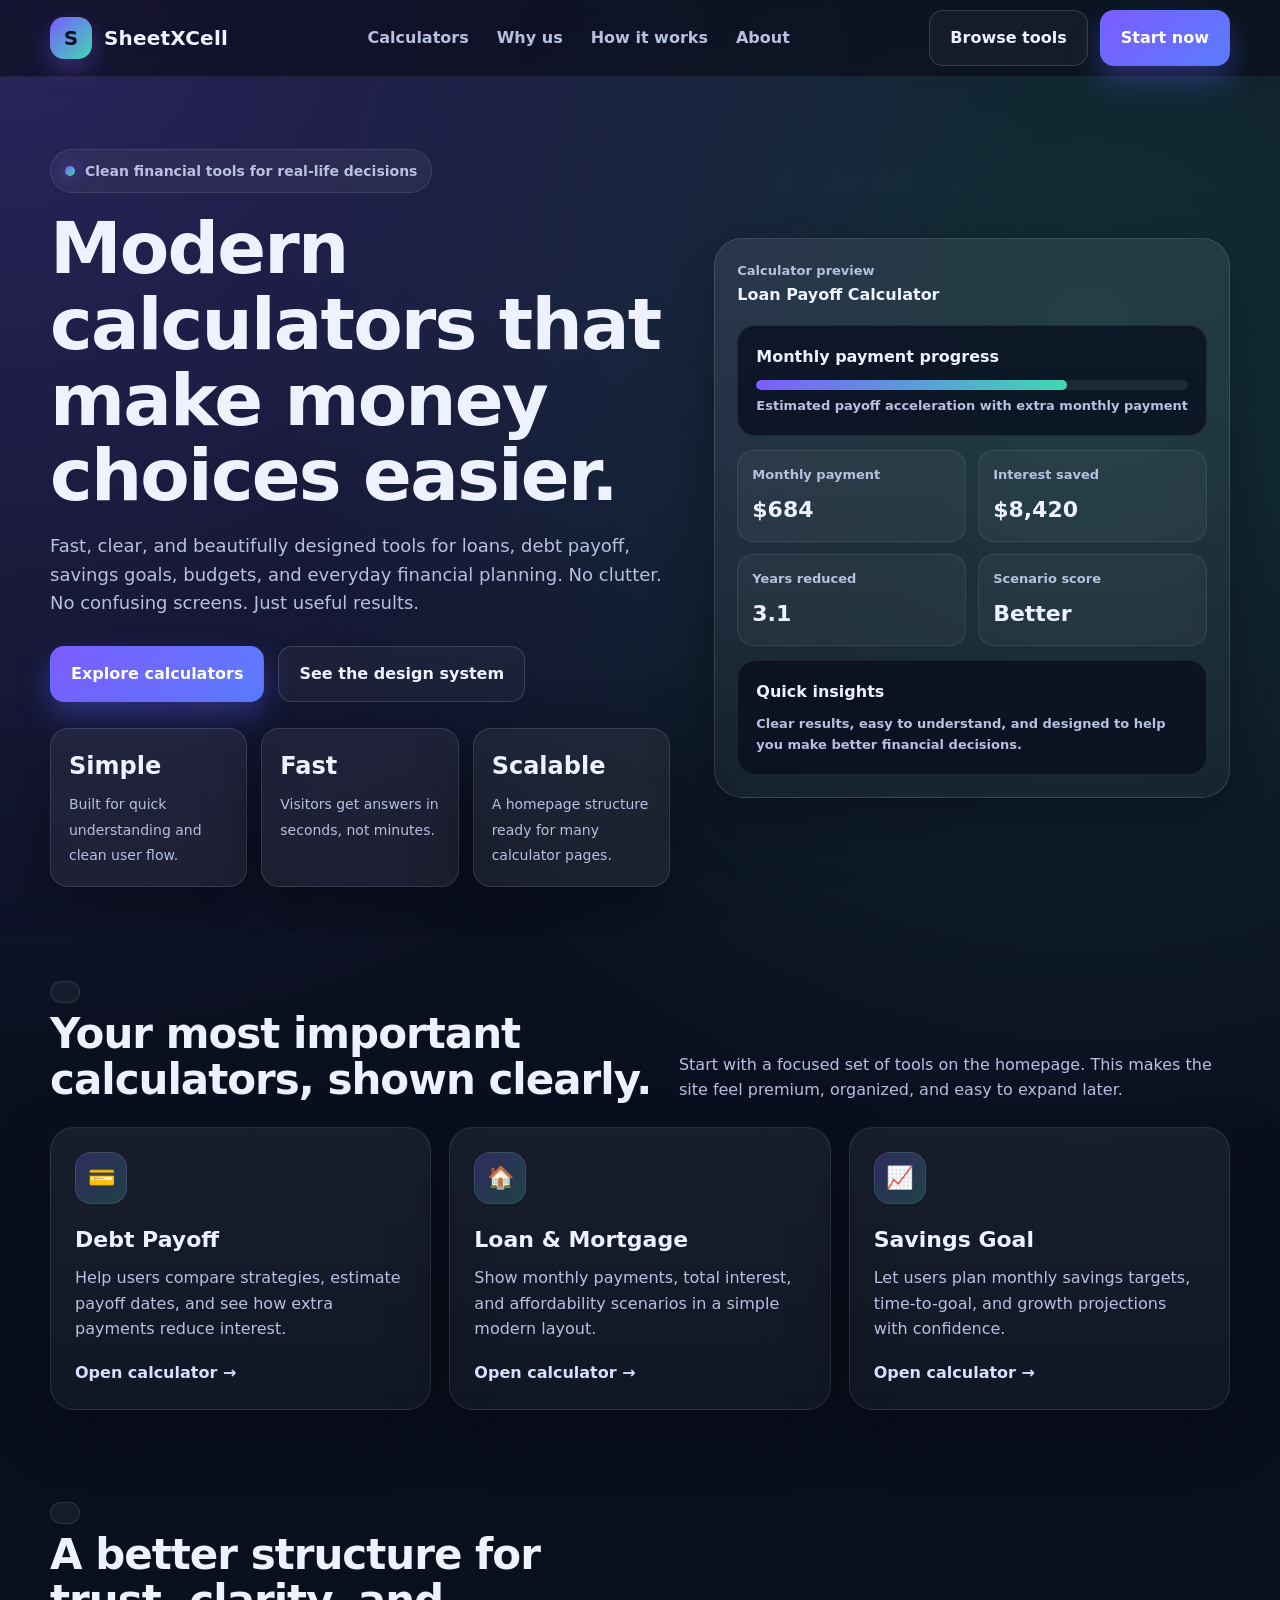
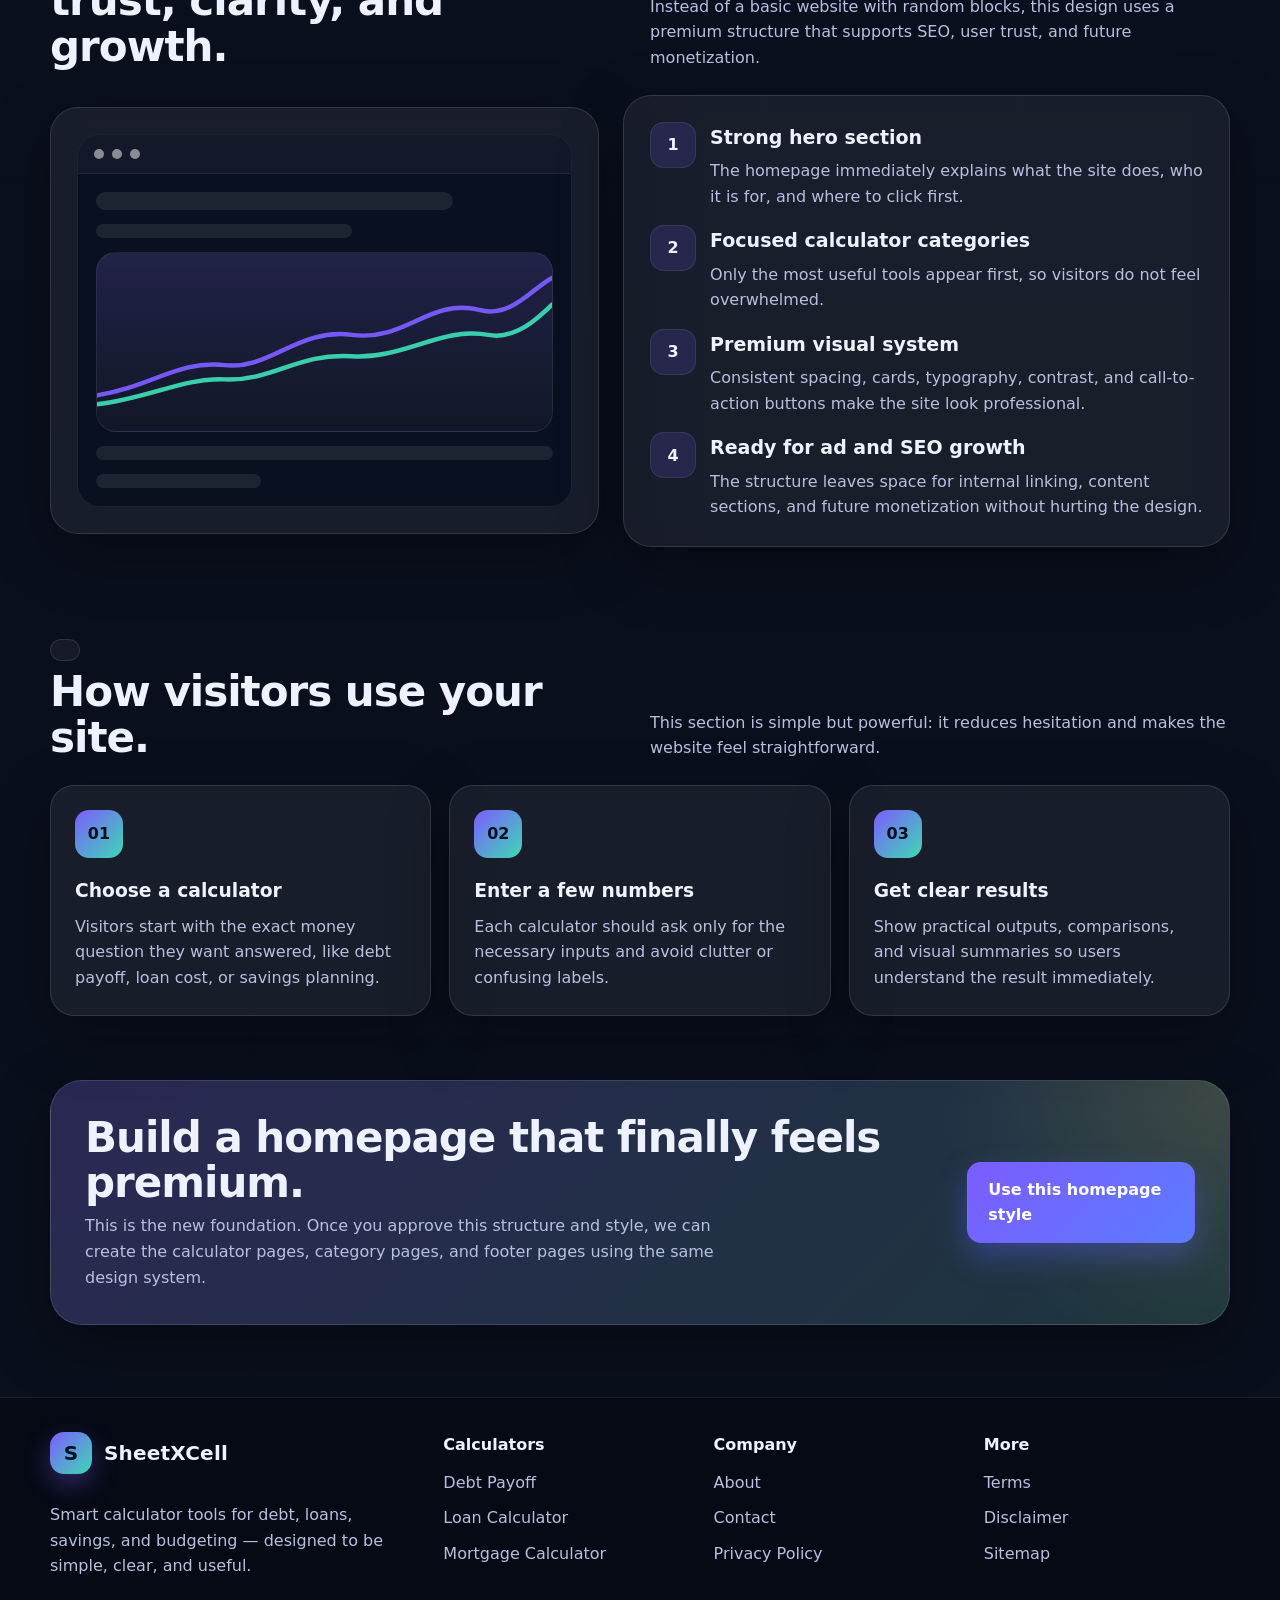
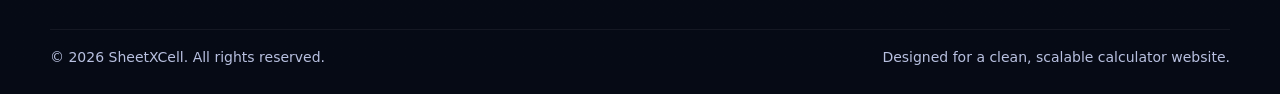
<file: index.html>
<!DOCTYPE html>
<html lang="en">
<head>
  <meta charset="UTF-8" />
  <meta name="viewport" content="width=device-width, initial-scale=1.0" />
  <title>SheetXCell — Smart Financial Calculators</title>
  <meta name="description" content="Simple, fast, and modern financial calculators to help you make smarter money decisions." />
  <style>
    :root {
      --bg: #0b1020;
      --bg-soft: #121933;
      --card: rgba(255,255,255,0.06);
      --card-border: rgba(255,255,255,0.12);
      --text: #eef2ff;
      --muted: #b8c0e0;
      --primary: #7c5cff;
      --primary-2: #3dd9b3;
      --accent: #ffd166;
      --shadow: 0 20px 60px rgba(0,0,0,.35);
      --radius-xl: 28px;
      --radius-lg: 20px;
      --radius-md: 14px;
      --max: 1180px;
    }

    * { box-sizing: border-box; }
    html { scroll-behavior: smooth; }
    body {
      margin: 0;
      font-family: Inter, ui-sans-serif, system-ui, -apple-system, BlinkMacSystemFont, "Segoe UI", sans-serif;
      color: var(--text);
      background:
        radial-gradient(circle at top left, rgba(124,92,255,.28), transparent 30%),
        radial-gradient(circle at 85% 10%, rgba(61,217,179,.16), transparent 26%),
        linear-gradient(180deg, #0b1020 0%, #0a0f1d 100%);
      line-height: 1.6;
    }

    a { color: inherit; text-decoration: none; }
    img { max-width: 100%; display: block; }

    .container {
      width: min(var(--max), calc(100% - 32px));
      margin: 0 auto;
    }

    .badge {
      display: inline-flex;
      align-items: center;
      gap: 10px;
      padding: 10px 14px;
      border: 1px solid rgba(255,255,255,.1);
      border-radius: 999px;
      background: rgba(255,255,255,.05);
      backdrop-filter: blur(10px);
      color: var(--muted);
      font-size: 14px;
      font-weight: 600;
    }

    .dot {
      width: 10px;
      height: 10px;
      border-radius: 999px;
      background: linear-gradient(135deg, var(--primary), var(--primary-2));
      box-shadow: 0 0 16px rgba(124,92,255,.8);
    }

    .btn {
      display: inline-flex;
      align-items: center;
      justify-content: center;
      gap: 10px;
      padding: 14px 20px;
      border-radius: 14px;
      font-weight: 700;
      transition: .25s ease;
      border: 1px solid transparent;
      cursor: pointer;
    }

    .btn-primary {
      background: linear-gradient(135deg, var(--primary), #5b7cff);
      color: white;
      box-shadow: 0 14px 30px rgba(92, 100, 255, .35);
    }

    .btn-primary:hover { transform: translateY(-2px); }

    .btn-secondary {
      border-color: rgba(255,255,255,.14);
      background: rgba(255,255,255,.04);
      color: var(--text);
    }

    .btn-secondary:hover {
      background: rgba(255,255,255,.08);
      transform: translateY(-2px);
    }

    header {
      position: sticky;
      top: 0;
      z-index: 50;
      backdrop-filter: blur(14px);
      background: rgba(7, 10, 20, .58);
      border-bottom: 1px solid rgba(255,255,255,.06);
    }

    .nav {
      display: flex;
      align-items: center;
      justify-content: space-between;
      min-height: 76px;
      gap: 20px;
    }

    .brand {
      display: flex;
      align-items: center;
      gap: 12px;
      font-weight: 800;
      letter-spacing: .2px;
      font-size: 20px;
    }

    .brand-mark {
      width: 42px;
      height: 42px;
      border-radius: 14px;
      display: grid;
      place-items: center;
      background: linear-gradient(135deg, var(--primary), var(--primary-2));
      color: #08111f;
      font-weight: 900;
      box-shadow: 0 10px 25px rgba(124,92,255,.35);
    }

    .nav-links {
      display: flex;
      gap: 28px;
      color: var(--muted);
      font-weight: 600;
    }

    .nav-links a:hover { color: var(--text); }

    .nav-actions {
      display: flex;
      align-items: center;
      gap: 12px;
    }

    .hero {
      padding: 72px 0 48px;
      overflow: hidden;
    }

    .hero-grid {
      display: grid;
      grid-template-columns: 1.1fr .9fr;
      gap: 34px;
      align-items: center;
    }

    .hero-copy h1 {
      margin: 18px 0 18px;
      font-size: clamp(40px, 7vw, 72px);
      line-height: 1.05;
      letter-spacing: -1.8px;
    }

    .hero-copy p {
      margin: 0 0 28px;
      max-width: 620px;
      color: var(--muted);
      font-size: 18px;
    }

    .hero-actions {
      display: flex;
      flex-wrap: wrap;
      gap: 14px;
      margin-bottom: 26px;
    }

    .hero-stats {
      display: grid;
      grid-template-columns: repeat(3, minmax(0, 1fr));
      gap: 14px;
      max-width: 620px;
    }

    .stat {
      background: var(--card);
      border: 1px solid var(--card-border);
      border-radius: 18px;
      padding: 18px;
      backdrop-filter: blur(12px);
      box-shadow: var(--shadow);
    }

    .stat strong {
      display: block;
      font-size: 24px;
      margin-bottom: 6px;
    }

    .stat span {
      color: var(--muted);
      font-size: 14px;
    }

    .hero-panel {
      position: relative;
    }

    .dashboard-card {
      background: linear-gradient(180deg, rgba(255,255,255,.08), rgba(255,255,255,.04));
      border: 1px solid rgba(255,255,255,.12);
      border-radius: var(--radius-xl);
      padding: 22px;
      box-shadow: var(--shadow);
      backdrop-filter: blur(18px);
    }

    .dashboard-top {
      display: flex;
      justify-content: space-between;
      align-items: center;
      margin-bottom: 18px;
    }

    .tiny {
      color: var(--muted);
      font-size: 13px;
      font-weight: 600;
    }

    .calc-preview {
      display: grid;
      gap: 14px;
    }

    .mini-card {
      border-radius: 18px;
      padding: 18px;
      background: rgba(8, 15, 31, .78);
      border: 1px solid rgba(255,255,255,.08);
    }

    .mini-card h3 {
      margin: 0 0 10px;
      font-size: 16px;
    }

    .bar {
      height: 10px;
      border-radius: 999px;
      background: rgba(255,255,255,.08);
      overflow: hidden;
      margin: 10px 0 6px;
    }

    .bar > span {
      display: block;
      height: 100%;
      border-radius: inherit;
      background: linear-gradient(90deg, var(--primary), var(--primary-2));
    }

    .mini-grid {
      display: grid;
      grid-template-columns: repeat(2, minmax(0,1fr));
      gap: 12px;
    }

    .mini-kpi {
      padding: 14px;
      border-radius: 16px;
      background: rgba(255,255,255,.04);
      border: 1px solid rgba(255,255,255,.08);
    }

    .mini-kpi strong {
      display: block;
      font-size: 22px;
      margin-top: 6px;
    }

    section {
      padding: 46px 0;
    }

    .section-head {
      display: flex;
      align-items: end;
      justify-content: space-between;
      gap: 20px;
      margin-bottom: 24px;
    }

    .section-head h2 {
      margin: 0;
      font-size: clamp(28px, 4vw, 42px);
      line-height: 1.1;
      letter-spacing: -1px;
    }

    .section-head p {
      margin: 0;
      max-width: 580px;
      color: var(--muted);
    }

    .tool-grid {
      display: grid;
      grid-template-columns: repeat(3, minmax(0,1fr));
      gap: 18px;
    }

    .tool-card {
      padding: 24px;
      border-radius: 24px;
      background: linear-gradient(180deg, rgba(255,255,255,.06), rgba(255,255,255,.03));
      border: 1px solid rgba(255,255,255,.1);
      box-shadow: var(--shadow);
      transition: .25s ease;
    }

    .tool-card:hover {
      transform: translateY(-4px);
      border-color: rgba(124,92,255,.45);
    }

    .icon {
      width: 52px;
      height: 52px;
      border-radius: 16px;
      display: grid;
      place-items: center;
      font-size: 22px;
      margin-bottom: 18px;
      background: linear-gradient(135deg, rgba(124,92,255,.25), rgba(61,217,179,.2));
      border: 1px solid rgba(255,255,255,.1);
    }

    .tool-card h3 {
      margin: 0 0 8px;
      font-size: 22px;
    }

    .tool-card p {
      margin: 0 0 18px;
      color: var(--muted);
    }

    .tool-link {
      color: #d8dfff;
      font-weight: 700;
    }

    .feature-wrap {
      display: grid;
      grid-template-columns: .95fr 1.05fr;
      gap: 24px;
      align-items: center;
    }

    .feature-panel, .feature-list {
      background: var(--card);
      border: 1px solid var(--card-border);
      border-radius: var(--radius-xl);
      padding: 26px;
      box-shadow: var(--shadow);
      backdrop-filter: blur(14px);
    }

    .mock-window {
      border-radius: 22px;
      overflow: hidden;
      background: #09101f;
      border: 1px solid rgba(255,255,255,.08);
    }

    .window-top {
      display: flex;
      align-items: center;
      gap: 8px;
      padding: 14px 16px;
      background: rgba(255,255,255,.04);
      border-bottom: 1px solid rgba(255,255,255,.06);
    }

    .window-top span {
      width: 10px;
      height: 10px;
      border-radius: 999px;
      background: rgba(255,255,255,.5);
    }

    .window-body {
      padding: 18px;
      display: grid;
      gap: 14px;
    }

    .line {
      height: 14px;
      border-radius: 999px;
      background: rgba(255,255,255,.08);
    }

    .line.lg { height: 18px; width: 78%; }
    .line.md { width: 56%; }
    .line.sm { width: 36%; }

    .chart {
      height: 180px;
      border-radius: 20px;
      background:
        linear-gradient(180deg, rgba(124,92,255,.16), transparent),
        rgba(255,255,255,.03);
      border: 1px solid rgba(255,255,255,.07);
      position: relative;
      overflow: hidden;
    }

    .chart svg {
      position: absolute;
      inset: 0;
      width: 100%;
      height: 100%;
    }

    .bullet-list {
      display: grid;
      gap: 16px;
    }

    .bullet {
      display: grid;
      grid-template-columns: 46px 1fr;
      gap: 14px;
      align-items: start;
    }

    .bullet-mark {
      width: 46px;
      height: 46px;
      border-radius: 14px;
      display: grid;
      place-items: center;
      background: rgba(124,92,255,.16);
      border: 1px solid rgba(255,255,255,.08);
      font-weight: 800;
    }

    .bullet h3 {
      margin: 0 0 6px;
      font-size: 19px;
    }

    .bullet p {
      margin: 0;
      color: var(--muted);
    }

    .steps {
      display: grid;
      grid-template-columns: repeat(3, minmax(0,1fr));
      gap: 18px;
    }

    .step {
      position: relative;
      padding: 24px;
      border-radius: 24px;
      background: var(--card);
      border: 1px solid var(--card-border);
      box-shadow: var(--shadow);
    }

    .step-num {
      width: 48px;
      height: 48px;
      display: grid;
      place-items: center;
      border-radius: 14px;
      background: linear-gradient(135deg, var(--primary), var(--primary-2));
      color: #08111f;
      font-weight: 900;
      margin-bottom: 18px;
    }

    .step h3 { margin: 0 0 8px; }
    .step p { margin: 0; color: var(--muted); }

    .cta {
      padding: 18px 0 72px;
    }

    .cta-card {
      border-radius: 32px;
      padding: 34px;
      background:
        radial-gradient(circle at top right, rgba(255,209,102,.14), transparent 24%),
        linear-gradient(135deg, rgba(124,92,255,.20), rgba(61,217,179,.14)),
        rgba(255,255,255,.05);
      border: 1px solid rgba(255,255,255,.12);
      display: flex;
      align-items: center;
      justify-content: space-between;
      gap: 24px;
      box-shadow: var(--shadow);
    }

    .cta-card h2 {
      margin: 0 0 8px;
      font-size: clamp(28px, 4vw, 42px);
      line-height: 1.08;
      letter-spacing: -1px;
    }

    .cta-card p {
      margin: 0;
      color: var(--muted);
      max-width: 640px;
    }

    footer {
      border-top: 1px solid rgba(255,255,255,.08);
      background: rgba(5, 8, 18, .65);
    }

    .footer-inner {
      display: grid;
      grid-template-columns: 1.2fr .8fr .8fr .8fr;
      gap: 24px;
      padding: 34px 0;
    }

    .footer-brand p,
    .footer-col a,
    .footer-col p {
      color: var(--muted);
    }

    .footer-col h4 {
      margin: 0 0 12px;
      font-size: 16px;
    }

    .footer-links {
      display: grid;
      gap: 10px;
    }

    .subfooter {
      border-top: 1px solid rgba(255,255,255,.06);
      padding: 16px 0 26px;
      color: var(--muted);
      font-size: 14px;
      display: flex;
      justify-content: space-between;
      gap: 18px;
      flex-wrap: wrap;
    }

    @media (max-width: 980px) {
      .hero-grid,
      .feature-wrap,
      .footer-inner {
        grid-template-columns: 1fr;
      }

      .tool-grid,
      .steps,
      .hero-stats {
        grid-template-columns: 1fr;
      }

      .section-head,
      .cta-card,
      .nav {
        display: grid;
      }

      .nav-links {
        gap: 16px;
        flex-wrap: wrap;
      }
    }

    @media (max-width: 720px) {
      .nav-links { display: none; }
      .hero { padding-top: 40px; }
      .cta-card,
      .dashboard-card,
      .feature-panel,
      .feature-list,
      .tool-card,
      .step { padding: 22px; }
      .cta-card { border-radius: 24px; }
      .hero-copy p { font-size: 17px; }
    }
  </style>
</head>
<body>
  <header>
    <div class="container nav">
      <a href="#" class="brand">
        <span class="brand-mark">S</span>
        <span>SheetXCell</span>
      </a>

      <nav class="nav-links" aria-label="Main navigation">
        <a href="#tools">Calculators</a>
        <a href="#features">Why us</a>
        <a href="#how-it-works">How it works</a>
        <a href="#footer">About</a>
      </nav>

      <div class="nav-actions">
        <a class="btn btn-secondary" href="#tools">Browse tools</a>
        <a class="btn btn-primary" href="#cta">Start now</a>
      </div>
    </div>
  </header>

  <main>
    <section class="hero">
      <div class="container hero-grid">
        <div class="hero-copy">
          <div class="badge"><span class="dot"></span> Clean financial tools for real-life decisions</div>
          <h1>Modern calculators that make money choices easier.</h1>
          <p>
            Fast, clear, and beautifully designed tools for loans, debt payoff, savings goals, budgets,
            and everyday financial planning. No clutter. No confusing screens. Just useful results.
          </p>

          <div class="hero-actions">
            <a class="btn btn-primary" href="#tools">Explore calculators</a>
            <a class="btn btn-secondary" href="#features">See the design system</a>
          </div>

          <div class="hero-stats">
            <div class="stat">
              <strong>Simple</strong>
              <span>Built for quick understanding and clean user flow.</span>
            </div>
            <div class="stat">
              <strong>Fast</strong>
              <span>Visitors get answers in seconds, not minutes.</span>
            </div>
            <div class="stat">
              <strong>Scalable</strong>
              <span>A homepage structure ready for many calculator pages.</span>
            </div>
          </div>
        </div>

        <div class="hero-panel">
          <div class="dashboard-card">
            <div class="dashboard-top">
              <div>
                <div class="tiny">Calculator preview</div>
                <strong>Loan Payoff Calculator</strong>
              </div>
              <div class="tiny"></div>
            </div>

            <div class="calc-preview">
              <div class="mini-card">
                <h3>Monthly payment progress</h3>
                <div class="bar"><span style="width: 72%"></span></div>
                <div class="tiny">Estimated payoff acceleration with extra monthly payment</div>
              </div>

              <div class="mini-grid">
                <div class="mini-kpi">
                  <div class="tiny">Monthly payment</div>
                  <strong>$684</strong>
                </div>
                <div class="mini-kpi">
                  <div class="tiny">Interest saved</div>
                  <strong>$8,420</strong>
                </div>
                <div class="mini-kpi">
                  <div class="tiny">Years reduced</div>
                  <strong>3.1</strong>
                </div>
                <div class="mini-kpi">
                  <div class="tiny">Scenario score</div>
                  <strong>Better</strong>
                </div>
              </div>

              <div class="mini-card">
                <h3>Quick insights</h3>
                <div class="tiny">Clear results, easy to understand, and designed to help you make better financial decisions.</div>
              </div>
            </div>
          </div>
        </div>
      </div>
    </section>

    <section id="tools">
      <div class="container">
        <div class="section-head">
          <div>
            <div class="badge"></div>
            <h2>Your most important calculators, shown clearly.</h2>
          </div>
          <p>
            Start with a focused set of tools on the homepage. This makes the site feel premium,
            organized, and easy to expand later.
          </p>
        </div>

        <div class="tool-grid">
          <article class="tool-card">
            <div class="icon">💳</div>
            <h3>Debt Payoff</h3>
            <p>Help users compare strategies, estimate payoff dates, and see how extra payments reduce interest.</p>
            <a class="tool-link" href="#">Open calculator →</a>
          </article>

          <article class="tool-card">
            <div class="icon">🏠</div>
            <h3>Loan & Mortgage</h3>
            <p>Show monthly payments, total interest, and affordability scenarios in a simple modern layout.</p>
            <a class="tool-link" href="#">Open calculator →</a>
          </article>

          <article class="tool-card">
            <div class="icon">📈</div>
            <h3>Savings Goal</h3>
            <p>Let users plan monthly savings targets, time-to-goal, and growth projections with confidence.</p>
            <a class="tool-link" href="#">Open calculator →</a>
          </article>
        </div>
      </div>
    </section>

    <section id="features">
      <div class="container">
        <div class="section-head">
          <div>
            <div class="badge"></div>
            <h2>A better structure for trust, clarity, and growth.</h2>
          </div>
          <p>
            Instead of a basic website with random blocks, this design uses a premium structure that supports SEO,
            user trust, and future monetization.
          </p>
        </div>

        <div class="feature-wrap">
          <div class="feature-panel">
            <div class="mock-window">
              <div class="window-top">
                <span></span><span></span><span></span>
              </div>
              <div class="window-body">
                <div class="line lg"></div>
                <div class="line md"></div>
                <div class="chart">
                  <svg viewBox="0 0 500 200" preserveAspectRatio="none" aria-hidden="true">
                    <path d="M0,160 C60,150 90,120 140,126 C190,132 220,84 280,92 C340,100 365,50 420,64 C455,74 480,38 500,28" fill="none" stroke="rgba(124,92,255,0.95)" stroke-width="5" stroke-linecap="round"/>
                    <path d="M0,170 C55,164 95,140 140,142 C195,144 220,112 280,116 C335,120 380,82 430,92 C460,98 486,72 500,58" fill="none" stroke="rgba(61,217,179,0.95)" stroke-width="5" stroke-linecap="round"/>
                  </svg>
                </div>
                <div class="line"></div>
                <div class="line sm"></div>
              </div>
            </div>
          </div>

          <div class="feature-list">
            <div class="bullet-list">
              <div class="bullet">
                <div class="bullet-mark">1</div>
                <div>
                  <h3>Strong hero section</h3>
                  <p>The homepage immediately explains what the site does, who it is for, and where to click first.</p>
                </div>
              </div>

              <div class="bullet">
                <div class="bullet-mark">2</div>
                <div>
                  <h3>Focused calculator categories</h3>
                  <p>Only the most useful tools appear first, so visitors do not feel overwhelmed.</p>
                </div>
              </div>

              <div class="bullet">
                <div class="bullet-mark">3</div>
                <div>
                  <h3>Premium visual system</h3>
                  <p>Consistent spacing, cards, typography, contrast, and call-to-action buttons make the site look professional.</p>
                </div>
              </div>

              <div class="bullet">
                <div class="bullet-mark">4</div>
                <div>
                  <h3>Ready for ad and SEO growth</h3>
                  <p>The structure leaves space for internal linking, content sections, and future monetization without hurting the design.</p>
                </div>
              </div>
            </div>
          </div>
        </div>
      </div>
    </section>

    <section id="how-it-works">
      <div class="container">
        <div class="section-head">
          <div>
            <div class="badge"></div>
            <h2>How visitors use your site.</h2>
          </div>
          <p>
            This section is simple but powerful: it reduces hesitation and makes the website feel straightforward.
          </p>
        </div>

        <div class="steps">
          <article class="step">
            <div class="step-num">01</div>
            <h3>Choose a calculator</h3>
            <p>Visitors start with the exact money question they want answered, like debt payoff, loan cost, or savings planning.</p>
          </article>

          <article class="step">
            <div class="step-num">02</div>
            <h3>Enter a few numbers</h3>
            <p>Each calculator should ask only for the necessary inputs and avoid clutter or confusing labels.</p>
          </article>

          <article class="step">
            <div class="step-num">03</div>
            <h3>Get clear results</h3>
            <p>Show practical outputs, comparisons, and visual summaries so users understand the result immediately.</p>
          </article>
        </div>
      </div>
    </section>

    <section class="cta" id="cta">
      <div class="container">
        <div class="cta-card">
          <div>
            <h2>Build a homepage that finally feels premium.</h2>
            <p>
              This is the new foundation. Once you approve this structure and style, we can create the calculator pages,
              category pages, and footer pages using the same design system.
            </p>
          </div>
          <a class="btn btn-primary" href="#tools">Use this homepage style</a>
        </div>
      </div>
    </section>
  </main>

  <footer id="footer">
    <div class="container footer-inner">
      <div class="footer-brand">
        <a href="#" class="brand" style="margin-bottom: 12px; display: inline-flex;">
          <span class="brand-mark">S</span>
          <span>SheetXCell</span>
        </a>
        <p>
          Smart calculator tools for debt, loans, savings, and budgeting — designed to be simple,
          clear, and useful.
        </p>
      </div>

      <div class="footer-col">
        <h4>Calculators</h4>
        <div class="footer-links">
          <a href="#">Debt Payoff</a>
          <a href="#">Loan Calculator</a>
          <a href="#">Mortgage Calculator</a>
        </div>
      </div>

      <div class="footer-col">
        <h4>Company</h4>
        <div class="footer-links">
          <a href="#">About</a>
          <a href="#">Contact</a>
          <a href="#">Privacy Policy</a>
        </div>
      </div>

      <div class="footer-col">
        <h4>More</h4>
        <div class="footer-links">
          <a href="#">Terms</a>
          <a href="#">Disclaimer</a>
          <a href="#">Sitemap</a>
        </div>
      </div>
    </div>

    <div class="container subfooter">
      <span>© 2026 SheetXCell. All rights reserved.</span>
      <span>Designed for a clean, scalable calculator website.</span>
    </div>
  </footer>
</body>
</html>
</file>
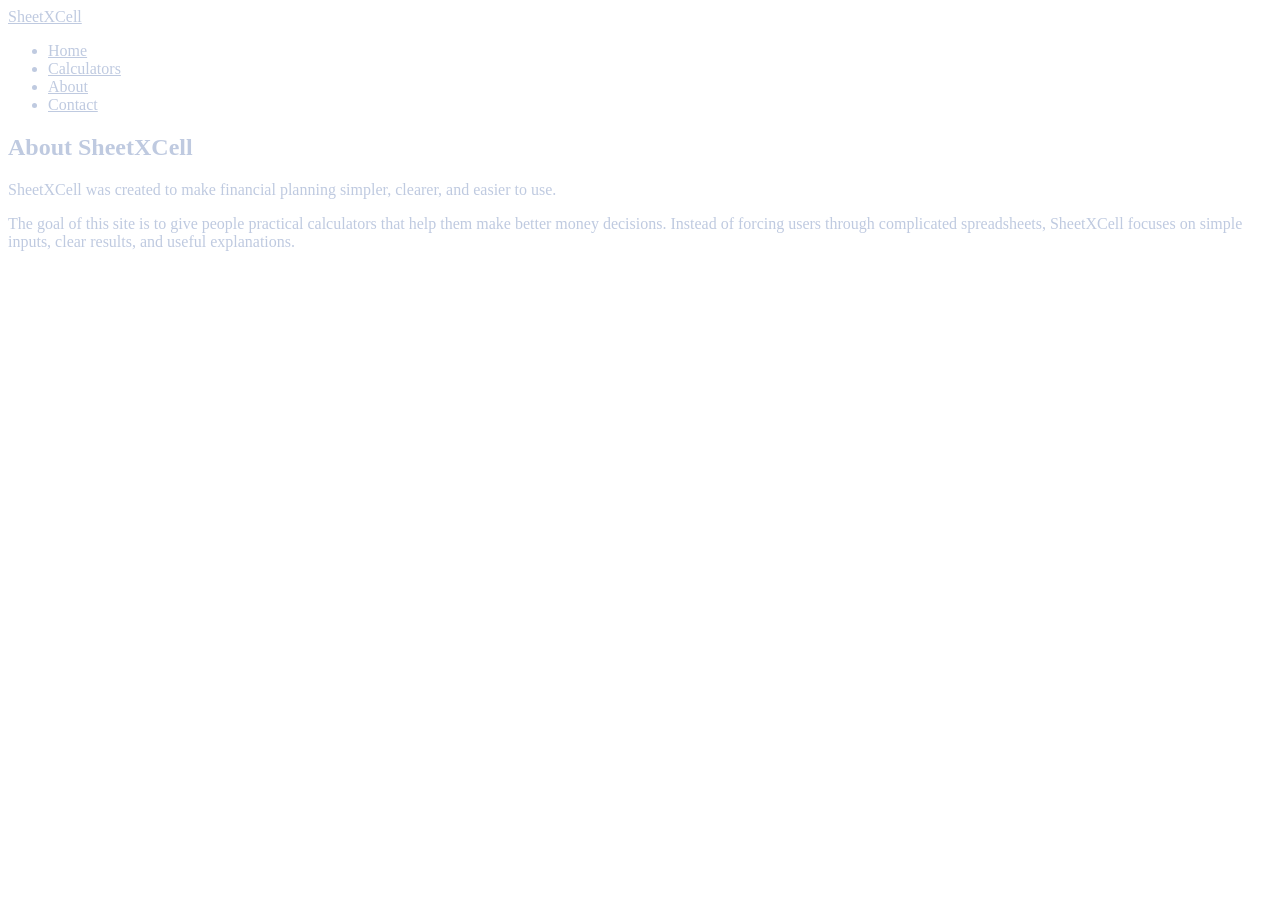
<file: about.html>
<!DOCTYPE html>
<html lang="en">
<head>
  <meta charset="UTF-8" />
  <meta name="viewport" content="width=device-width, initial-scale=1.0" />
  <title>About - SheetXCell</title>
  <meta name="description" content="Learn more about SheetXCell and its mission." />
  <link rel="stylesheet" href="style.css" />
</head>
<body>
  <header class="site-header">
    <div class="container navbar">
      <a href="index.html" class="brand">SheetXCell</a>
      <ul class="nav-links">
        <li><a href="index.html">Home</a></li>
        <li><a href="calculators.html">Calculators</a></li>
        <li><a href="about.html" class="active">About</a></li>
        <li><a href="contact.html">Contact</a></li>
      </ul>
    </div>
  </header>

  <main>
    <div class="container">
      <section class="page-hero">
        <h1>About SheetXCell</h1>
        <p>SheetXCell was created to make financial planning simpler, clearer, and easier to use.</p>
      </section>

      <section class="section panel">
        <p>
          The goal of this site is to give people practical calculators that help them make better money decisions.
          Instead of forcing users through complicated spreadsheets, SheetXCell focuses on simple inputs,
          clear results, and useful explanations.
        </p>
        <p>
</html>
</file>
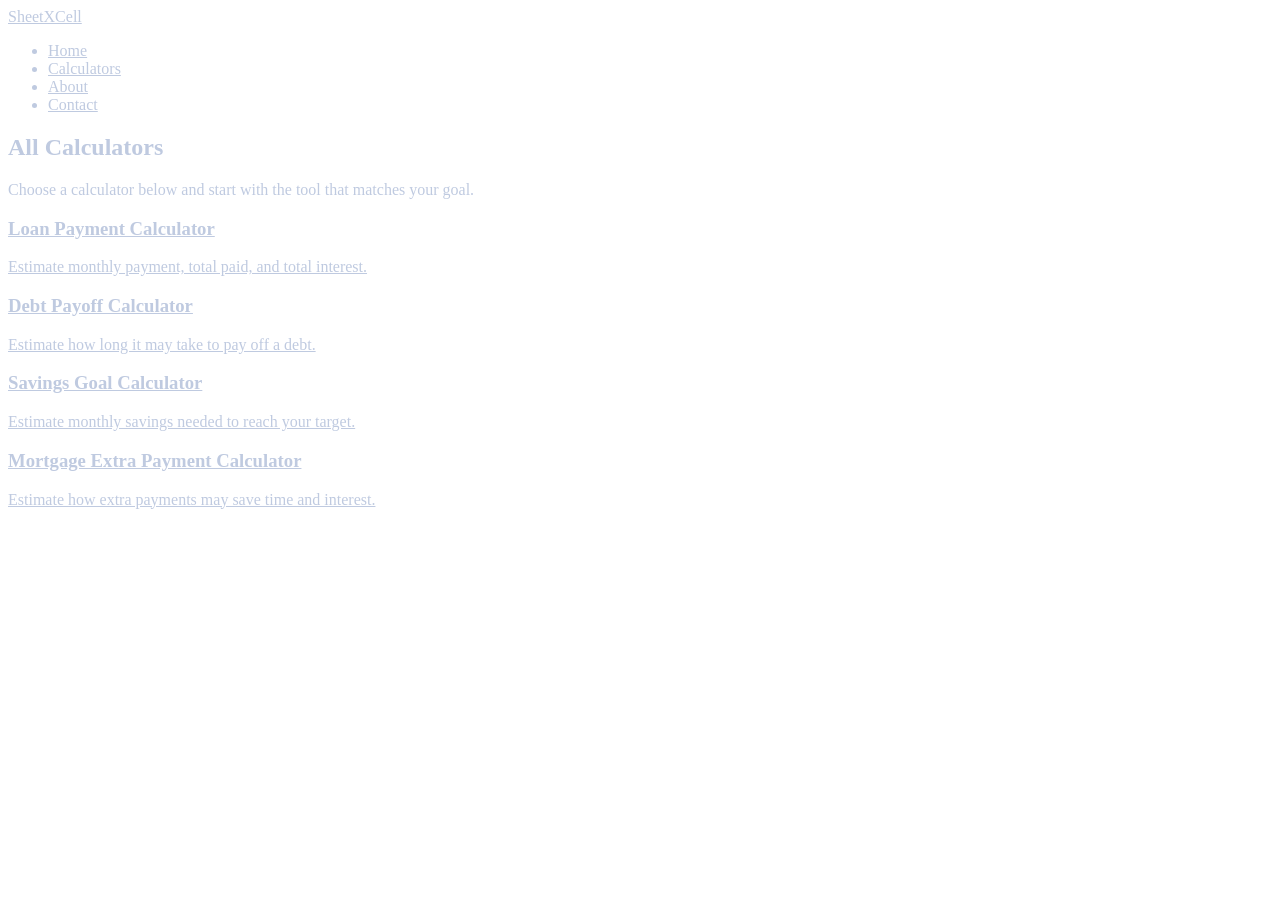
<file: calculators.html>
<!DOCTYPE html>
<html lang="en">
<head>
  <meta charset="UTF-8" />
  <meta name="viewport" content="width=device-width, initial-scale=1.0" />
  <title>Calculators - SheetXCell</title>
  <meta name="description" content="Browse all free calculators on SheetXCell." />
  <link rel="stylesheet" href="style.css" />
</head>
<body>
  <header class="site-header">
    <div class="container navbar">
      <a href="index.html" class="brand">SheetXCell</a>
      <ul class="nav-links">
        <li><a href="index.html">Home</a></li>
        <li><a href="calculators.html" class="active">Calculators</a></li>
        <li><a href="about.html">About</a></li>
        <li><a href="contact.html">Contact</a></li>
      </ul>
    </div>
  </header>

  <main>
    <div class="container">
      <section class="page-hero">
        <h1>All Calculators</h1>
        <p>Choose a calculator below and start with the tool that matches your goal.</p>
      </section>

      <section class="section">
        <div class="card-grid">
          <a class="card" href="calculators/loan-payment.html">
            <h3>Loan Payment Calculator</h3>
            <p>Estimate monthly payment, total paid, and total interest.</p>
          </a>
          <a class="card" href="calculators/debt-payoff.html">
            <h3>Debt Payoff Calculator</h3>
            <p>Estimate how long it may take to pay off a debt.</p>
          </a>
          <a class="card" href="calculators/savings-goal.html">
            <h3>Savings Goal Calculator</h3>
            <p>Estimate monthly savings needed to reach your target.</p>
          </a>
          <a class="card" href="calculators/mortgage-extra-payment.html">
            <h3>Mortgage Extra Payment Calculator</h3>
            <p>Estimate how extra payments may save time and interest.</p>
          </a>
        </div>
      </section>
</html>
</file>
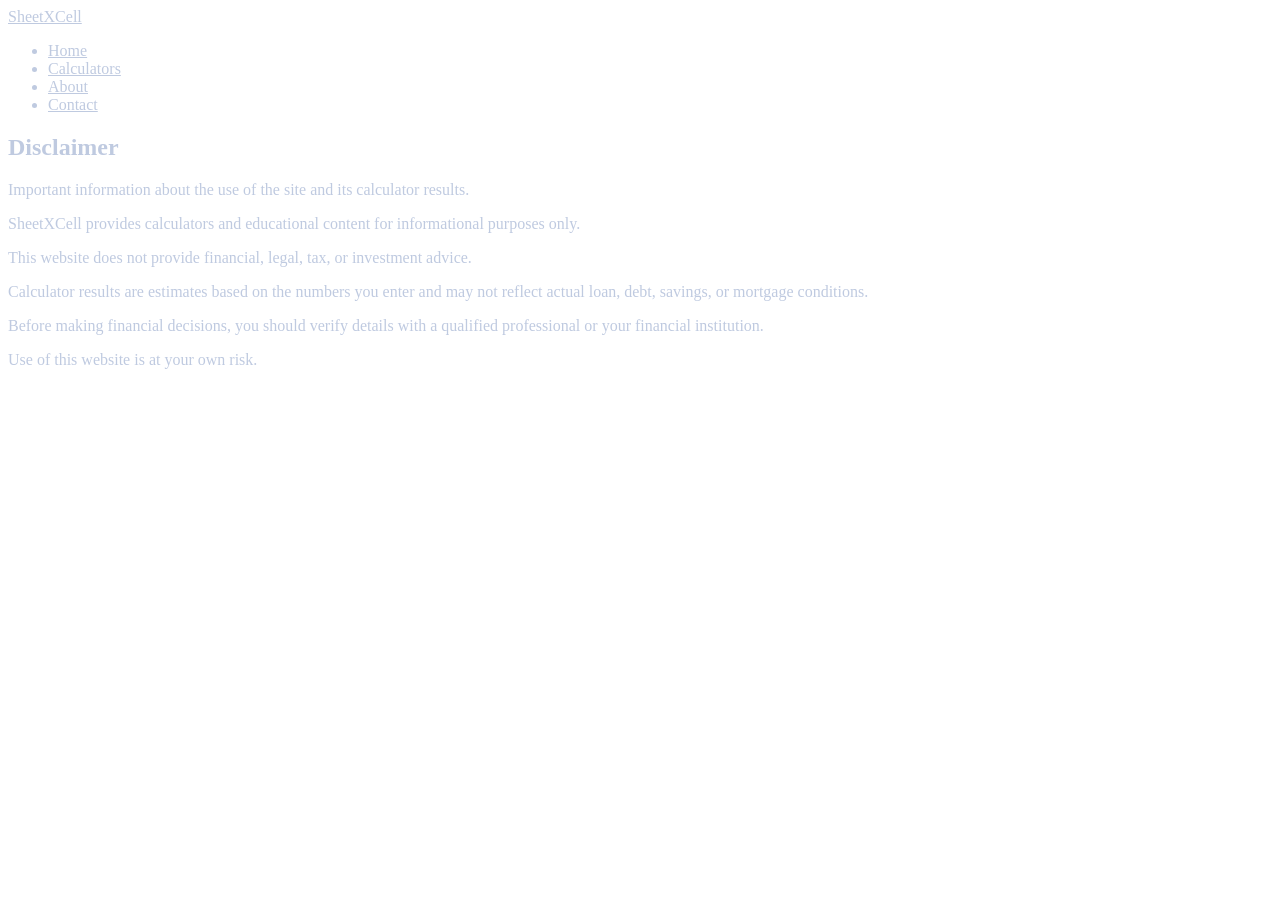
<file: disclaimer.html>
<!DOCTYPE html>
<html lang="en">
<head>
  <meta charset="UTF-8" />
  <meta name="viewport" content="width=device-width, initial-scale=1.0" />
  <title>Disclaimer - SheetXCell</title>
  <meta name="description" content="Read the disclaimer for SheetXCell." />
  <link rel="stylesheet" href="style.css" />
</head>
<body>
  <header class="site-header">
    <div class="container navbar">
      <a href="index.html" class="brand">SheetXCell</a>
      <ul class="nav-links">
        <li><a href="index.html">Home</a></li>
        <li><a href="calculators.html">Calculators</a></li>
        <li><a href="about.html">About</a></li>
        <li><a href="contact.html">Contact</a></li>
      </ul>
    </div>
  </header>

  <main>
    <div class="container">
      <section class="page-hero">
        <h1>Disclaimer</h1>
        <p>Important information about the use of the site and its calculator results.</p>
      </section>
      <section class="section panel">
        <p>SheetXCell provides calculators and educational content for informational purposes only.</p>
        <p>This website does not provide financial, legal, tax, or investment advice.</p>
        <p>Calculator results are estimates based on the numbers you enter and may not reflect actual loan, debt, savings, or mortgage conditions.</p>
        <p>Before making financial decisions, you should verify details with a qualified professional or your financial institution.</p>
        <p>Use of this website is at your own risk.</p>
      </section>
    </div>
</html>
</file>
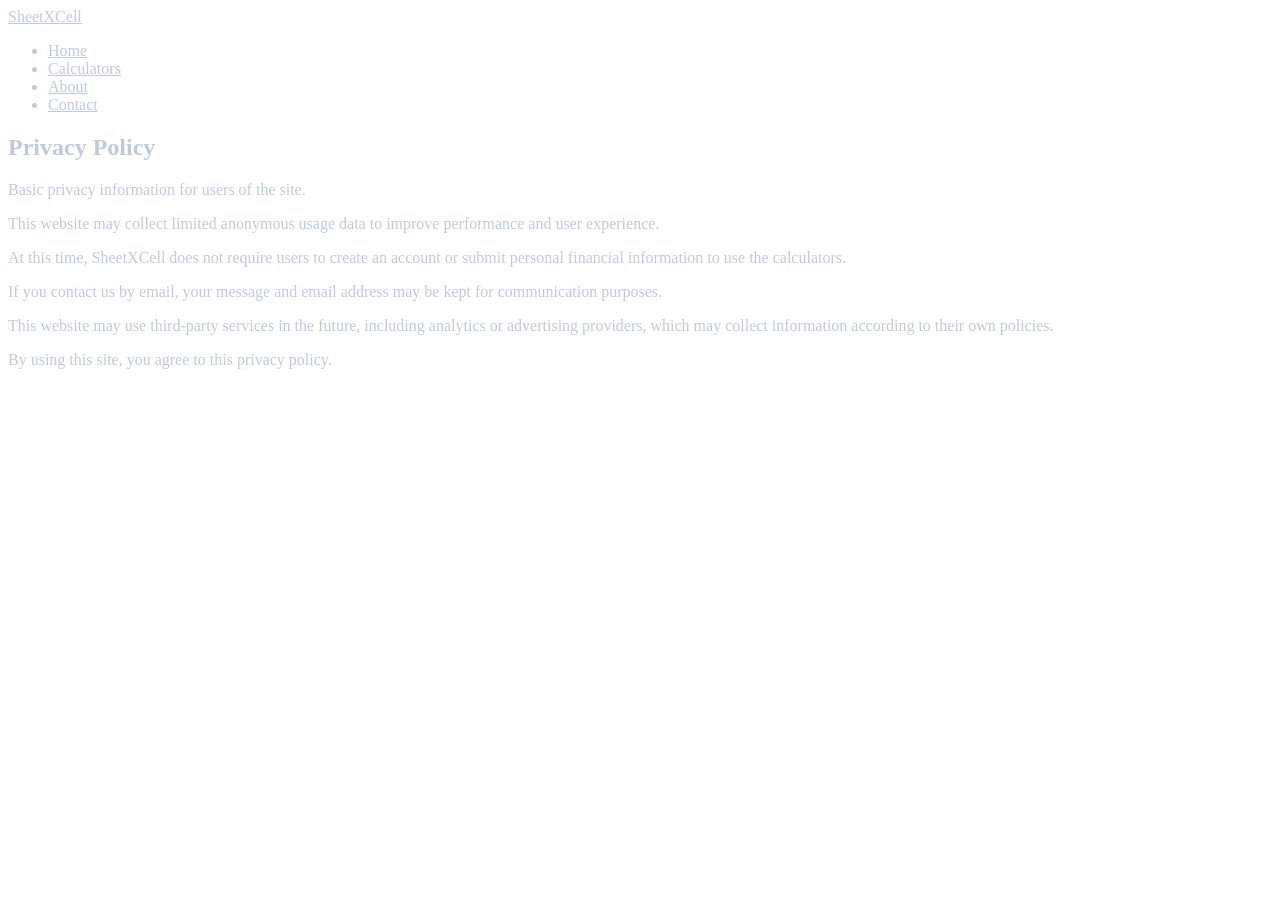
<file: privacy-policy.html>
<!DOCTYPE html>
<html lang="en">
<head>
  <meta charset="UTF-8" />
  <meta name="viewport" content="width=device-width, initial-scale=1.0" />
  <title>Privacy Policy - SheetXCell</title>
  <meta name="description" content="Read the privacy policy for SheetXCell." />
  <link rel="stylesheet" href="style.css" />
</head>
<body>
  <header class="site-header">
    <div class="container navbar">
      <a href="index.html" class="brand">SheetXCell</a>
      <ul class="nav-links">
        <li><a href="index.html">Home</a></li>
        <li><a href="calculators.html">Calculators</a></li>
        <li><a href="about.html">About</a></li>
        <li><a href="contact.html">Contact</a></li>
      </ul>
    </div>
  </header>

  <main>
    <div class="container">
      <section class="page-hero">
        <h1>Privacy Policy</h1>
        <p>Basic privacy information for users of the site.</p>
      </section>
      <section class="section panel">
        <p>This website may collect limited anonymous usage data to improve performance and user experience.</p>
        <p>At this time, SheetXCell does not require users to create an account or submit personal financial information to use the calculators.</p>
        <p>If you contact us by email, your message and email address may be kept for communication purposes.</p>
        <p>This website may use third-party services in the future, including analytics or advertising providers, which may collect information according to their own policies.</p>
        <p>By using this site, you agree to this privacy policy.</p>
      </section>
    </div>
</html>
</file>
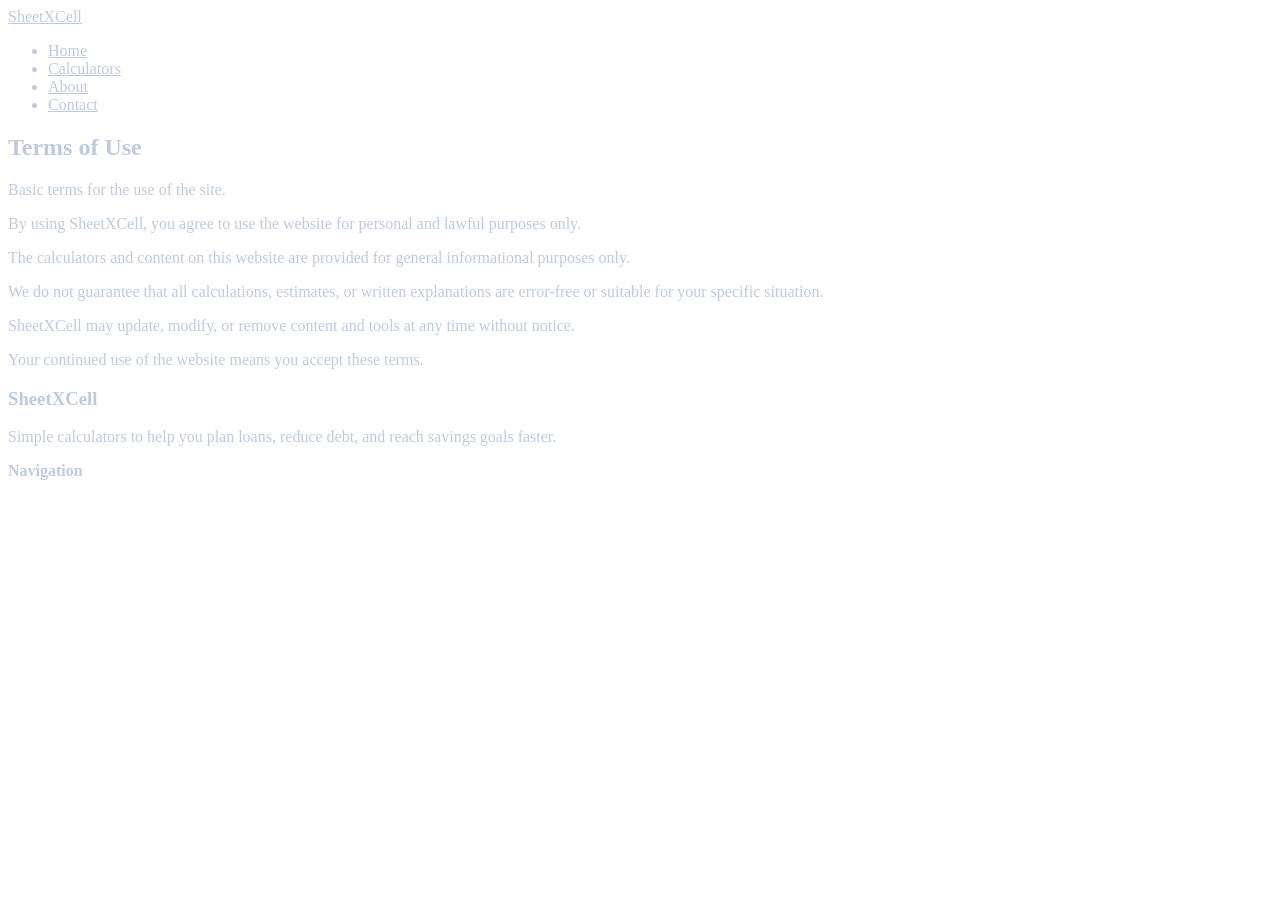
<file: terms.html>
<!DOCTYPE html>
<html lang="en">
<head>
  <meta charset="UTF-8" />
  <meta name="viewport" content="width=device-width, initial-scale=1.0" />
  <title>Terms - SheetXCell</title>
  <meta name="description" content="Read the terms of use for SheetXCell." />
  <link rel="stylesheet" href="style.css" />
</head>
<body>
  <header class="site-header">
    <div class="container navbar">
      <a href="index.html" class="brand">SheetXCell</a>
      <ul class="nav-links">
        <li><a href="index.html">Home</a></li>
        <li><a href="calculators.html">Calculators</a></li>
        <li><a href="about.html">About</a></li>
        <li><a href="contact.html">Contact</a></li>
      </ul>
    </div>
  </header>

  <main>
    <div class="container">
      <section class="page-hero">
        <h1>Terms of Use</h1>
        <p>Basic terms for the use of the site.</p>
      </section>
      <section class="section panel">
        <p>By using SheetXCell, you agree to use the website for personal and lawful purposes only.</p>
        <p>The calculators and content on this website are provided for general informational purposes only.</p>
        <p>We do not guarantee that all calculations, estimates, or written explanations are error-free or suitable for your specific situation.</p>
        <p>SheetXCell may update, modify, or remove content and tools at any time without notice.</p>
        <p>Your continued use of the website means you accept these terms.</p>
      </section>
    </div>
  </main>

  <footer class="site-footer">
    <div class="container footer-grid">
      <div>
        <h3 class="footer-logo">SheetXCell</h3>
        <p class="footer-text">Simple calculators to help you plan loans, reduce debt, and reach savings goals faster.</p>
      </div>
      <div class="footer-col">
        <h4>Navigation</h4>
        <ul>
</html>
</file>
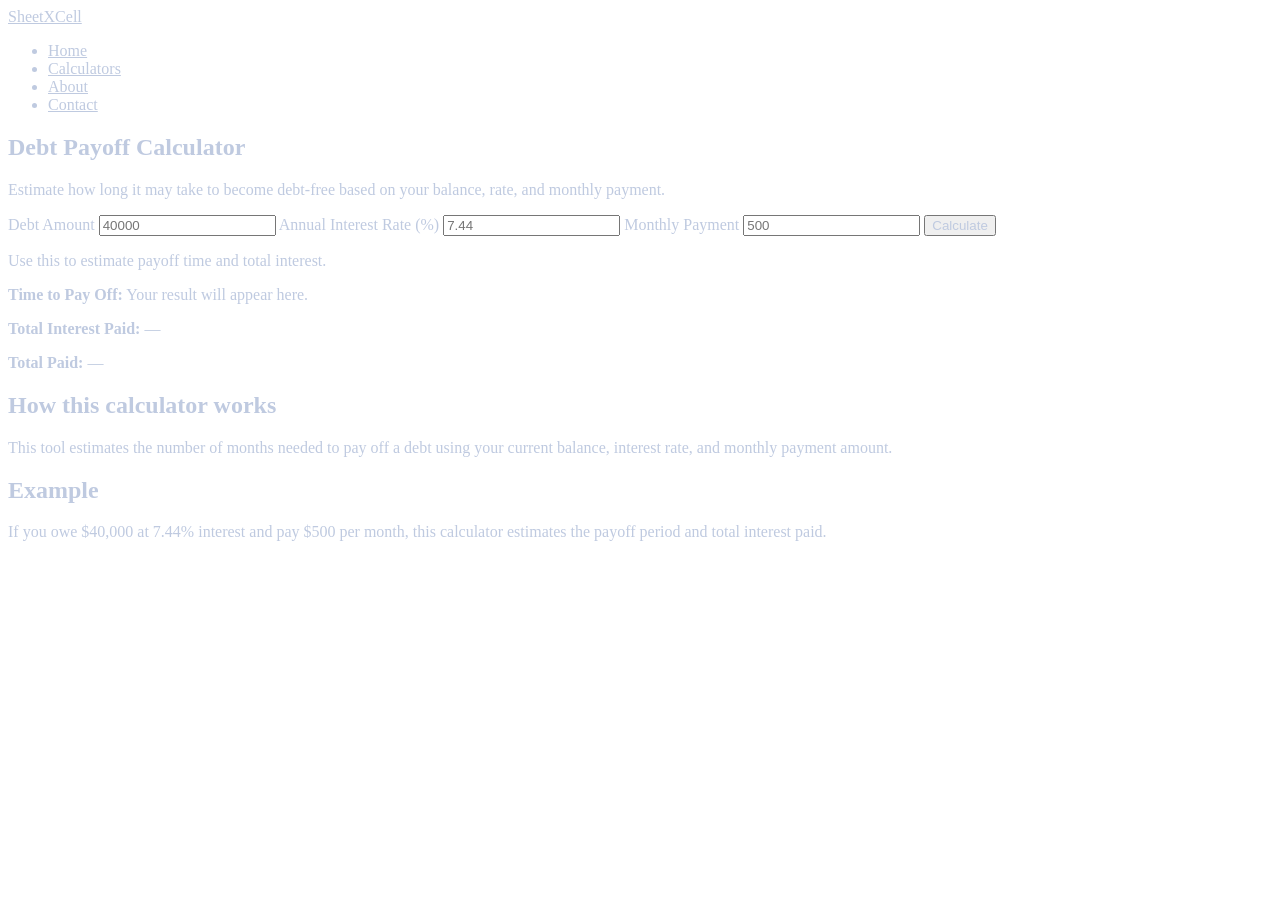
<file: calculators/debt-payoff.html>
<!DOCTYPE html>
<html lang="en">
<head>
  <meta charset="UTF-8" />
  <meta name="viewport" content="width=device-width, initial-scale=1.0" />
  <title>Debt Payoff Calculator - SheetXCell</title>
  <meta name="description" content="Estimate how long it may take to pay off your debt." />
  <link rel="stylesheet" href="../style.css" />
</head>
<body>
  <header class="site-header">
    <div class="container navbar">
      <a href="../index.html" class="brand">SheetXCell</a>
      <ul class="nav-links">
        <li><a href="../index.html">Home</a></li>
        <li><a href="../calculators.html" class="active">Calculators</a></li>
        <li><a href="../about.html">About</a></li>
        <li><a href="../contact.html">Contact</a></li>
      </ul>
    </div>
  </header>

  <main>
    <div class="container">
      <section class="page-hero">
        <h1>Debt Payoff Calculator</h1>
        <p>Estimate how long it may take to become debt-free based on your balance, rate, and monthly payment.</p>
      </section>

      <section class="section calculator-layout">
        <div class="panel calculator-box">
          <label for="debtAmount">Debt Amount</label>
          <input type="number" id="debtAmount" placeholder="40000" />

          <label for="debtRate">Annual Interest Rate (%)</label>
          <input type="number" id="debtRate" placeholder="7.44" step="0.01" />

          <label for="debtMonthlyPayment">Monthly Payment</label>
          <input type="number" id="debtMonthlyPayment" placeholder="500" />

          <button onclick="calculateDebtPayoff()">Calculate</button>
          <p class="small-note">Use this to estimate payoff time and total interest.</p>
        </div>

        <div class="panel">
          <div id="debtResult" class="result-box">
            <p><strong>Time to Pay Off:</strong> Your result will appear here.</p>
            <p><strong>Total Interest Paid:</strong> —</p>
            <p><strong>Total Paid:</strong> —</p>
          </div>
        </div>
      </section>

      <section class="section info-stack">
        <div class="panel">
          <h2 class="section-title">How this calculator works</h2>
          <p>This tool estimates the number of months needed to pay off a debt using your current balance, interest rate, and monthly payment amount.</p>
        </div>
        <div class="panel">
          <h2 class="section-title">Example</h2>
          <p>If you owe $40,000 at 7.44% interest and pay $500 per month, this calculator estimates the payoff period and total interest paid.</p>
        </div>
      </section>
    </div>
  </main>

</html>
</file>
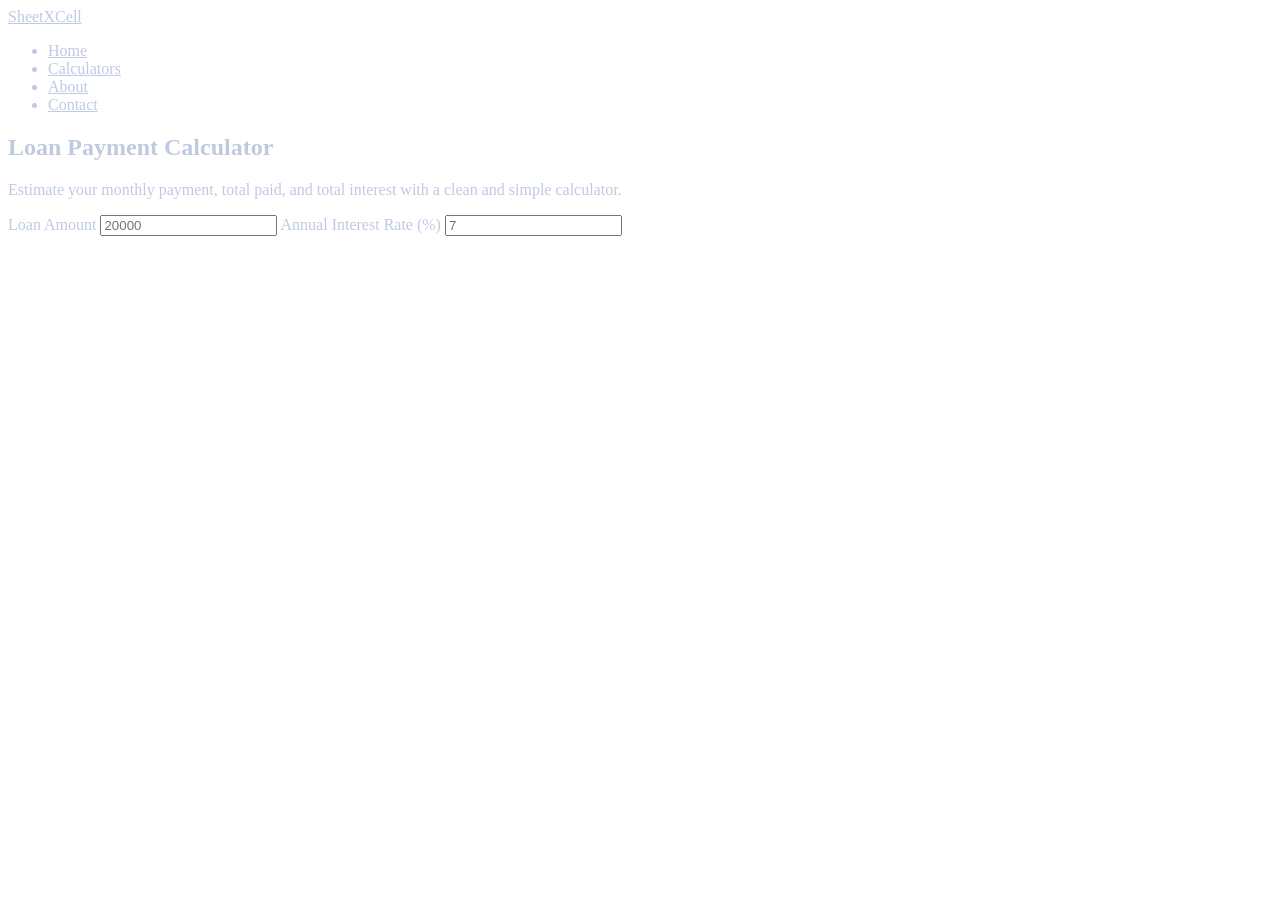
<file: calculators/loan-payment.html>
<!DOCTYPE html>
<html lang="en">
<head>
  <meta charset="UTF-8" />
  <meta name="viewport" content="width=device-width, initial-scale=1.0" />
  <title>Loan Payment Calculator - SheetXCell</title>
  <meta name="description" content="Calculate your monthly loan payment, total paid, and total interest." />
  <link rel="stylesheet" href="../style.css" />
</head>
<body>
  <header class="site-header">
    <div class="container navbar">
      <a href="../index.html" class="brand">SheetXCell</a>
      <ul class="nav-links">
        <li><a href="../index.html">Home</a></li>
        <li><a href="../calculators.html" class="active">Calculators</a></li>
        <li><a href="../about.html">About</a></li>
        <li><a href="../contact.html">Contact</a></li>
      </ul>
    </div>
  </header>

  <main>
    <div class="container">
      <section class="page-hero">
        <h1>Loan Payment Calculator</h1>
        <p>Estimate your monthly payment, total paid, and total interest with a clean and simple calculator.</p>
      </section>

      <section class="section calculator-layout">
        <div class="panel calculator-box">
          <label for="loanAmount">Loan Amount</label>
          <input type="number" id="loanAmount" placeholder="20000" />

          <label for="interestRate">Annual Interest Rate (%)</label>
          <input type="number" id="interestRate" placeholder="7" step="0.01" />
</html>
</file>
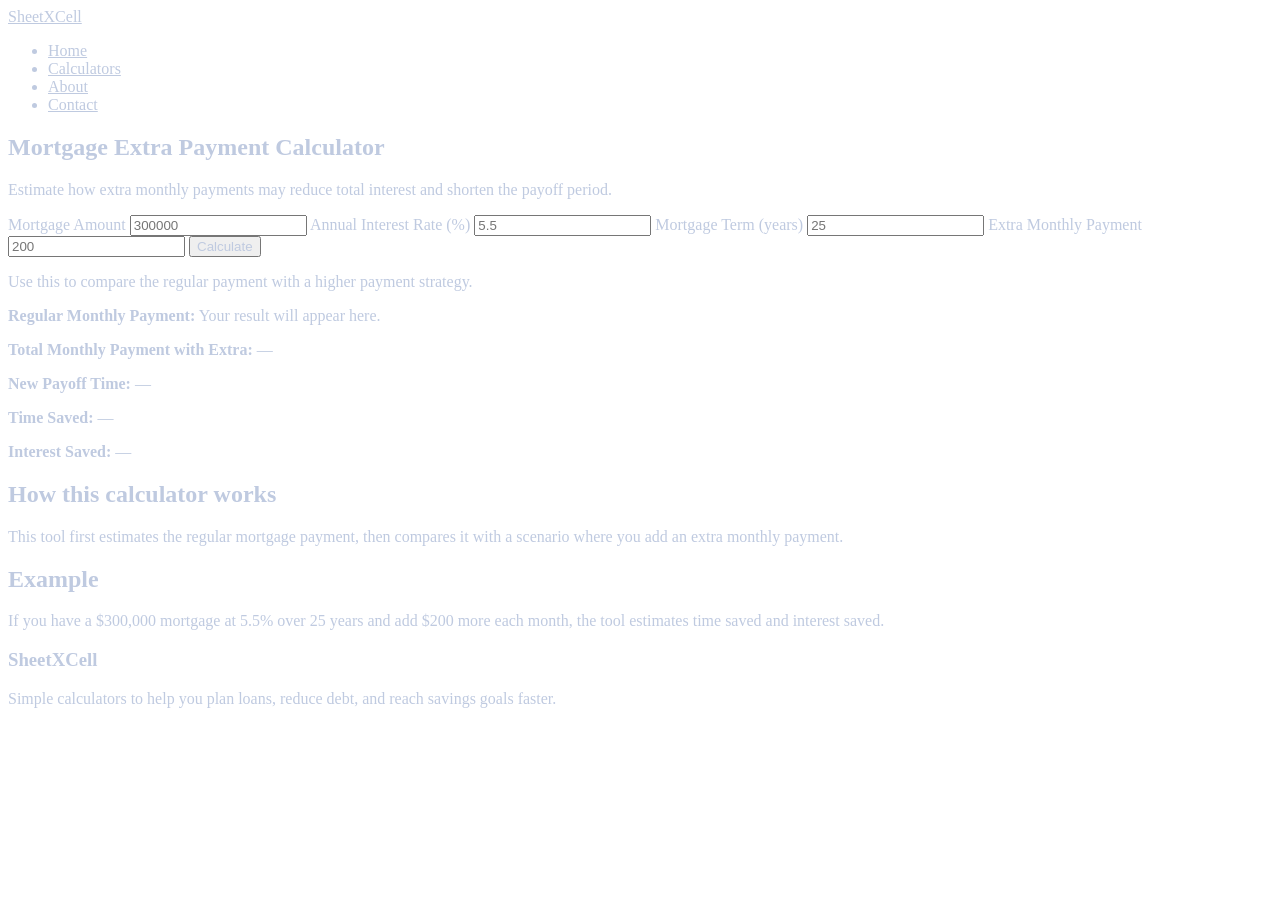
<file: calculators/mortgage-extra-payment.html>
<!DOCTYPE html>
<html lang="en">
<head>
  <meta charset="UTF-8" />
  <meta name="viewport" content="width=device-width, initial-scale=1.0" />
  <title>Mortgage Extra Payment Calculator - SheetXCell</title>
  <meta name="description" content="See how extra mortgage payments may reduce interest and shorten your loan term." />
  <link rel="stylesheet" href="../style.css" />
</head>
<body>
  <header class="site-header">
    <div class="container navbar">
      <a href="../index.html" class="brand">SheetXCell</a>
      <ul class="nav-links">
        <li><a href="../index.html">Home</a></li>
        <li><a href="../calculators.html" class="active">Calculators</a></li>
        <li><a href="../about.html">About</a></li>
        <li><a href="../contact.html">Contact</a></li>
      </ul>
    </div>
  </header>

  <main>
    <div class="container">
      <section class="page-hero">
        <h1>Mortgage Extra Payment Calculator</h1>
        <p>Estimate how extra monthly payments may reduce total interest and shorten the payoff period.</p>
      </section>

      <section class="section calculator-layout">
        <div class="panel calculator-box">
          <label for="mortgageAmount">Mortgage Amount</label>
          <input type="number" id="mortgageAmount" placeholder="300000" />

          <label for="mortgageRate">Annual Interest Rate (%)</label>
          <input type="number" id="mortgageRate" placeholder="5.5" step="0.01" />

          <label for="mortgageYears">Mortgage Term (years)</label>
          <input type="number" id="mortgageYears" placeholder="25" />

          <label for="extraPayment">Extra Monthly Payment</label>
          <input type="number" id="extraPayment" placeholder="200" />

          <button onclick="calculateMortgageExtra()">Calculate</button>
          <p class="small-note">Use this to compare the regular payment with a higher payment strategy.</p>
        </div>

        <div class="panel">
          <div id="mortgageResult" class="result-box">
            <p><strong>Regular Monthly Payment:</strong> Your result will appear here.</p>
            <p><strong>Total Monthly Payment with Extra:</strong> —</p>
            <p><strong>New Payoff Time:</strong> —</p>
            <p><strong>Time Saved:</strong> —</p>
            <p><strong>Interest Saved:</strong> —</p>
          </div>
        </div>
      </section>

      <section class="section info-stack">
        <div class="panel">
          <h2 class="section-title">How this calculator works</h2>
          <p>This tool first estimates the regular mortgage payment, then compares it with a scenario where you add an extra monthly payment.</p>
        </div>
        <div class="panel">
          <h2 class="section-title">Example</h2>
          <p>If you have a $300,000 mortgage at 5.5% over 25 years and add $200 more each month, the tool estimates time saved and interest saved.</p>
        </div>
      </section>
    </div>
  </main>

  <footer class="site-footer">
    <div class="container footer-grid">
      <div>
        <h3 class="footer-logo">SheetXCell</h3>
        <p class="footer-text">Simple calculators to help you plan loans, reduce debt, and reach savings goals faster.</p>
</html>
</file>
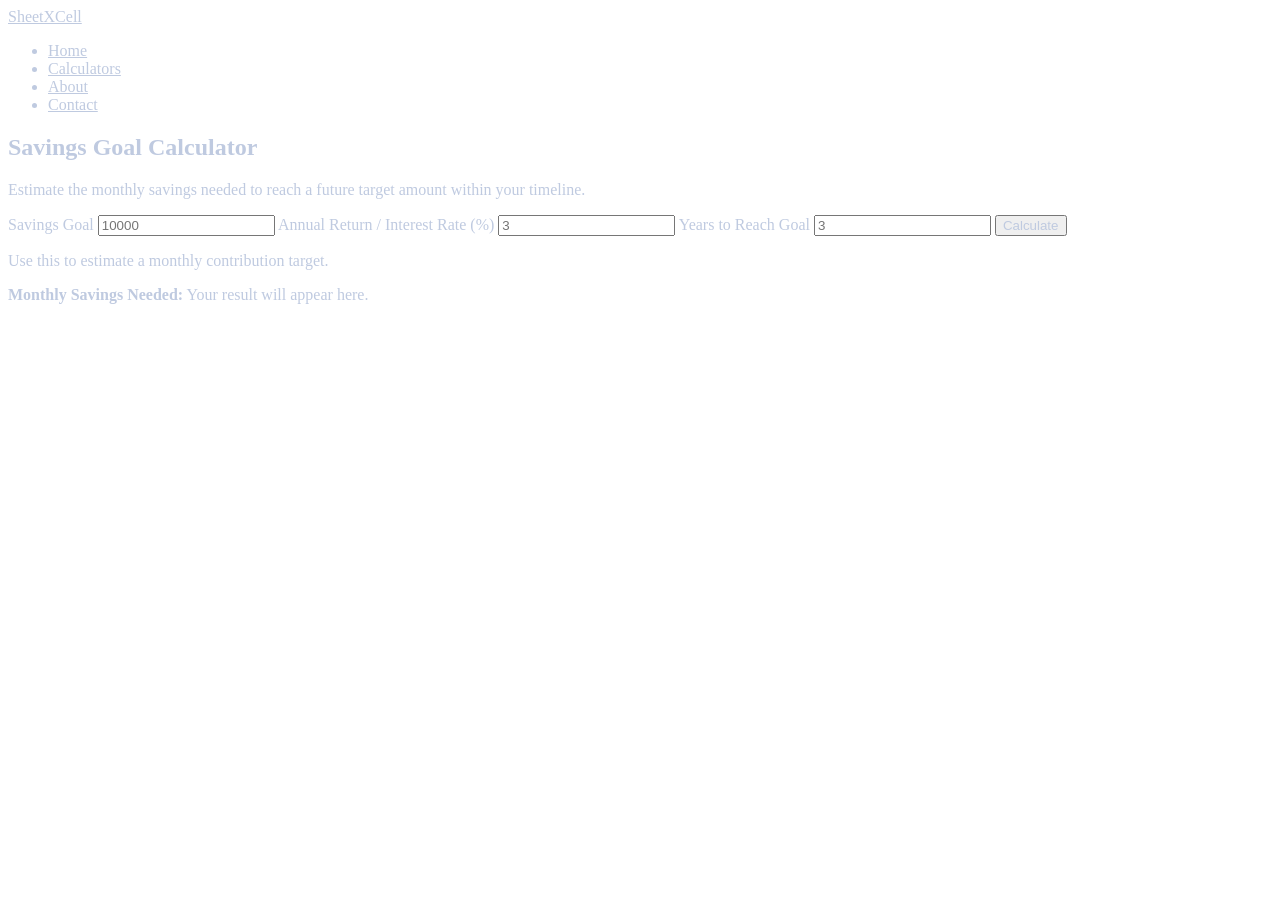
<file: calculators/savings-goal.html>
<!DOCTYPE html>
<html lang="en">
<head>
  <meta charset="UTF-8" />
  <meta name="viewport" content="width=device-width, initial-scale=1.0" />
  <title>Savings Goal Calculator - SheetXCell</title>
  <meta name="description" content="Calculate how much you need to save each month to reach your goal." />
  <link rel="stylesheet" href="../style.css" />
</head>
<body>
  <header class="site-header">
    <div class="container navbar">
      <a href="../index.html" class="brand">SheetXCell</a>
      <ul class="nav-links">
        <li><a href="../index.html">Home</a></li>
        <li><a href="../calculators.html" class="active">Calculators</a></li>
        <li><a href="../about.html">About</a></li>
        <li><a href="../contact.html">Contact</a></li>
      </ul>
    </div>
  </header>

  <main>
    <div class="container">
      <section class="page-hero">
        <h1>Savings Goal Calculator</h1>
        <p>Estimate the monthly savings needed to reach a future target amount within your timeline.</p>
      </section>

      <section class="section calculator-layout">
        <div class="panel calculator-box">
          <label for="savingsGoal">Savings Goal</label>
          <input type="number" id="savingsGoal" placeholder="10000" />

          <label for="savingsRate">Annual Return / Interest Rate (%)</label>
          <input type="number" id="savingsRate" placeholder="3" step="0.01" />

          <label for="savingsYears">Years to Reach Goal</label>
          <input type="number" id="savingsYears" placeholder="3" />

          <button onclick="calculateSavingsGoal()">Calculate</button>
          <p class="small-note">Use this to estimate a monthly contribution target.</p>
        </div>

        <div class="panel">
          <div id="savingsResult" class="result-box">
            <p><strong>Monthly Savings Needed:</strong> Your result will appear here.</p>
</html>
</file>
<file: style.css>
* {
  color: #bfcae0;
}

.footer-col h4 {
  margin: 0 0 12px;
  color: var(--white);
  font-size: 1rem;
}

.footer-col ul {
  list-style: none;
  margin: 0;
  padding: 0;
}

.footer-col li {
  margin-bottom: 10px;
}

.footer-col a {
  color: #bfcae0;
  text-decoration: none;
}

.footer-col a:hover {
  color: var(--white);
  text-decoration: underline;
}

.footer-bottom {
  margin-top: 28px;
  border-top: 1px solid rgba(255, 255, 255, 0.1);
  padding-top: 16px;
  text-align: center;
  color: #9fb0cf;
  font-size: 0.95rem;
}

@media (max-width: 900px) {
  .calculator-layout,
  .footer-grid {
    grid-template-columns: 1fr;
  }

  .hero {
    padding: 32px;
  }
}

@media (max-width: 760px) {
  .navbar {
    flex-direction: column;
    justify-content: center;
    padding: 16px 0;
  }

  .brand {
    font-size: 1.7rem;
  }

  .nav-links {
    flex-wrap: wrap;
    justify-content: center;
    gap: 14px 20px;
  }

  .hero {
    padding: 26px;
    border-radius: 22px;
  }

  .panel {
    padding: 22px;
  }
}
</file>
